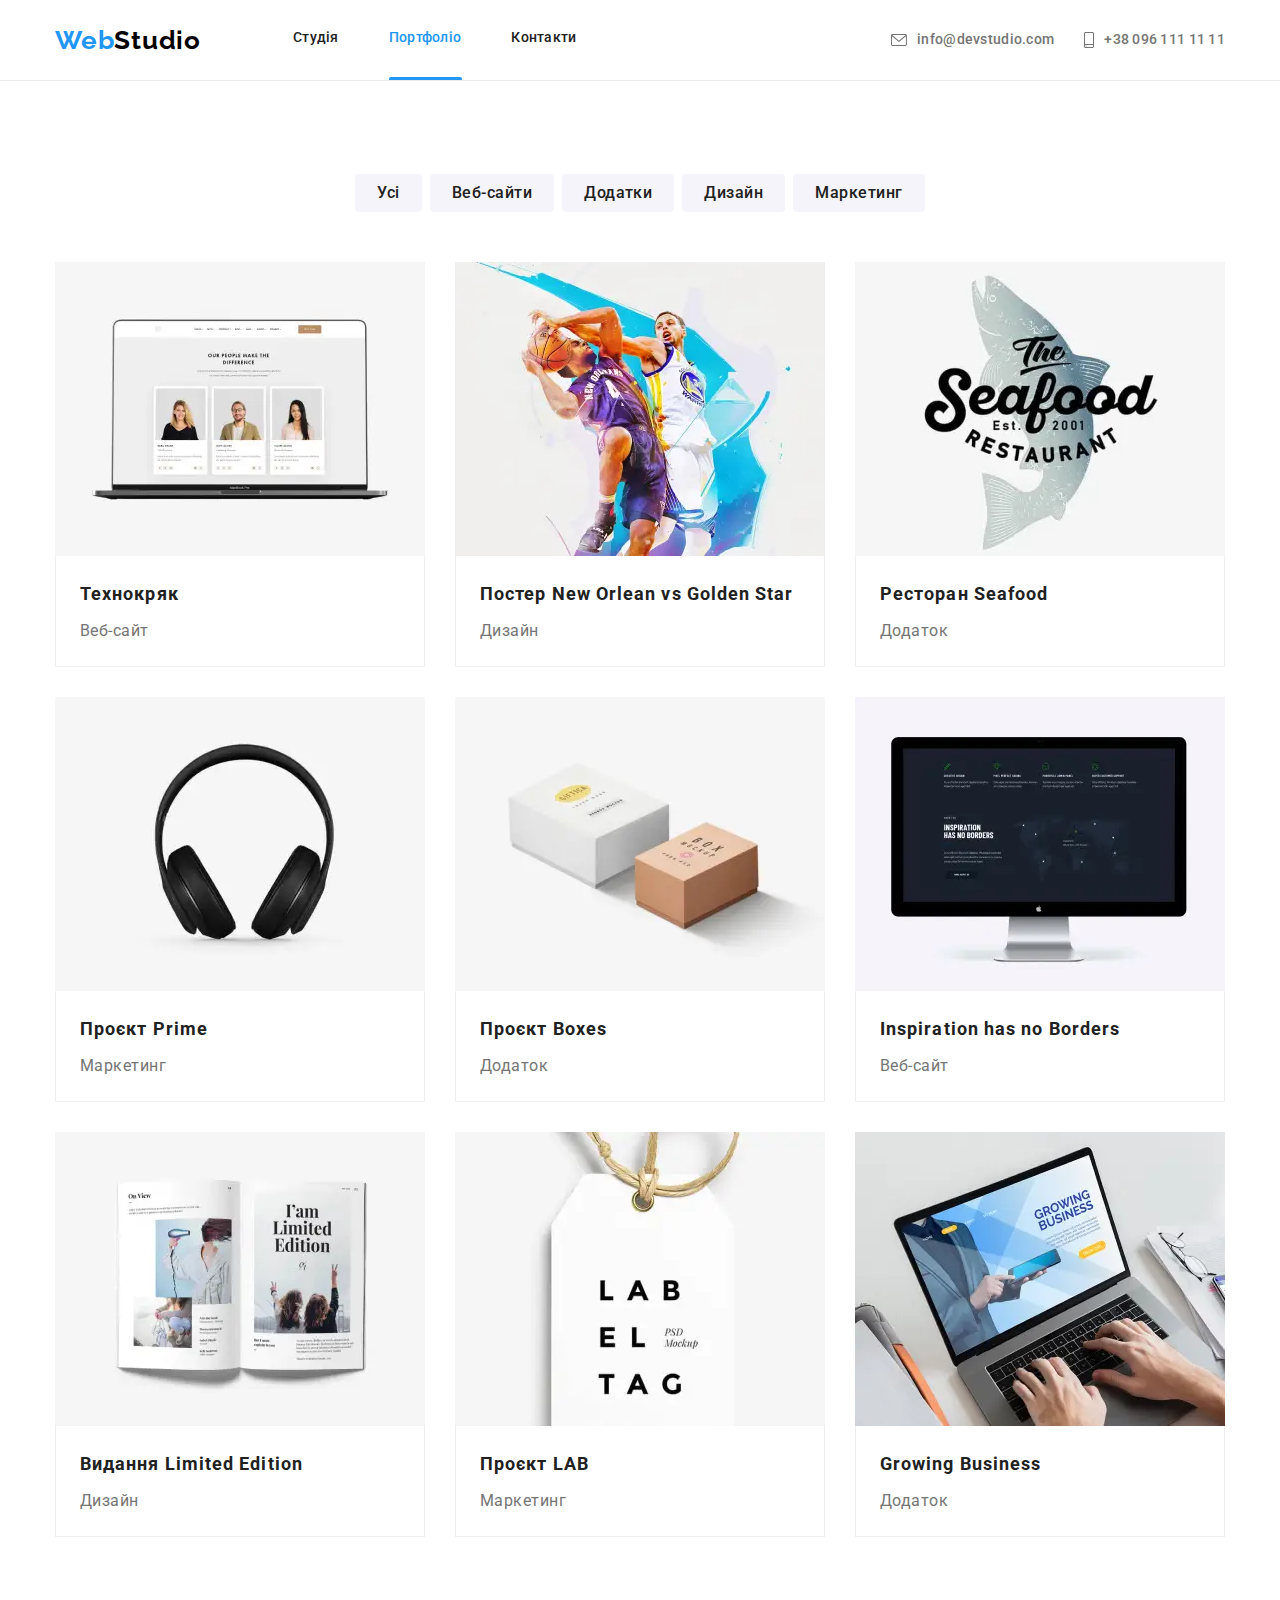
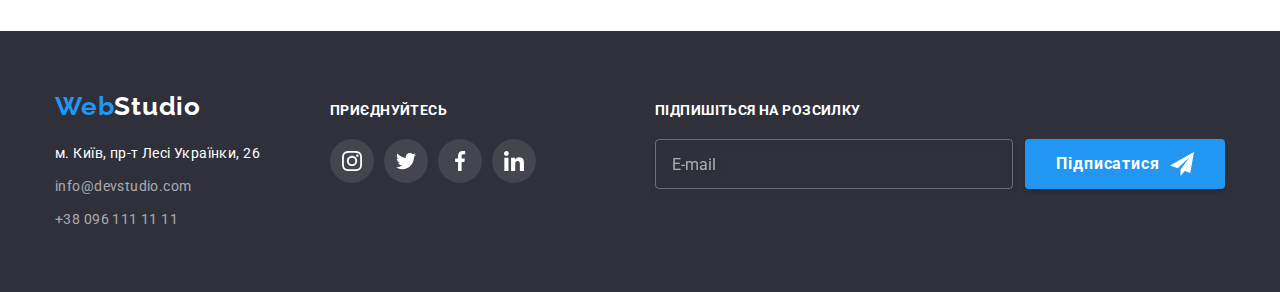
<file: portfolio.html>
<!DOCTYPE html>
<html lang="uk">

<head>
    <meta charset="UTF-8">
    <meta name="viewport" content="width=device-width, initial-scale=1.0">
    <link rel="preconnect" href="https://fonts.googleapis.com">
    <link rel="preconnect" href="https://fonts.gstatic.com" crossorigin>
    <link
        href="https://fonts.googleapis.com/css2?family=Raleway:wght@700&family=Roboto:wght@400;500;700;900&display=swap"
        rel="stylesheet">
    <link rel="stylesheet"
        href="https://cdnjs.cloudflare.com/ajax/libs/modern-normalize/1.1.0/modern-normalize.min.css">
    <link rel="stylesheet" href="./css/main.min.css">
    <title>Студія</title>
</head>

<body>
    <header class="header">
        <div class="container">
            <nav class="header-nav">
                <a class="my-logo" href="./index.html"><span class="my-logo--blue">Web</span>Studio</a>
                <button class="header-nav__button 
                js-open-menu" aria-expanded="false" type="button">
                    <svg class="header-nav__svg" width="40" height="40" aria-label="Мобільне меню">
                        <use class="menu__icon" href="./img/icons.svg#icon-menu"></use>
                        <use class="cross__icon" href="./img/icons.svg#icon-close-menu"></use>
                    </svg>
                </button>
                <div class="drop-menu js-menu-container">
                    <ul class="main-nav__list">
                        <li class="main-nav__item"><a class="main-nav__title " href="./">Студія</a>
                        </li>
                        <li class="main-nav__item"><a class="main-nav__title main-nav__title--current"
                                href="./portfolio.html">Портфоліо</a></li>
                        <li class="main-nav__item"><a class="main-nav__title" href="#">Контакти</a></li>
                    </ul>
                    <ul class="contacts-list">
                        <li class="contacts-list__item"><a class="phone" href="tel:+380961111111"><svg width="10"
                                    height="16" class="phone__icon">
                                    <use href="./img/icons.svg#icon-smartphone"></use>
                                </svg>+38 096 111 11
                                11</a>
                        </li>
                        <li class="contacts-list__item"><a class="email" href="mailto:info@devstudio.com">
                                <svg width="16" height="12" class="email__icon">
                                    <use href="./img/icons.svg#icon-envelope"></use>
                                </svg>info@devstudio.com</a></li>
                    </ul>
                    <ul class="main-social-list">
                        <li class="main-social-list__item">
                            <a href="#" class="main-social__link">Instagram</a>
                        </li>
                        <li class="main-social-list__item">
                            <a href="#" class="main-social__link">Twitter</a>
                        </li>
                        <li class="main-social-list__item">
                            <a href="#" class="main-social__link">Facebook</a>
                        </li>
                        <li class="main-social-list__item">
                            <a href="#" class="main-social__link">LinkedIn</a>
                        </li>
                    </ul>
                </div>
            </nav>
        </div>
    </header>
    <main>
        <section class="section examples-work">
            <div class="container">
                <div class="navigation">
                    <ul class="navigation-list">
                        <li class="navigation__item"><button type="button" href="#"
                                class="navigation__button">Усі</button>
                        </li>
                        <li class="navigation__item"><button type="button" href="#"
                                class="navigation__button">Веб-сайти</button></li>
                        <li class="navigation__item"><button type="button" href="#"
                                class="navigation__button">Додатки</button></li>
                        <li class="navigation__item"><button type="button" href="#"
                                class="navigation__button">Дизайн</button></li>
                        <li class="navigation__item"><button type="button" href="#"
                                class="navigation__button">Маркетинг</button></li>
                    </ul>
                </div>
                <div class="examples-work">
                    <h1 class="visually-hidden">Портфоліо</h1>
                    <ul class="examples-list">
                        <li class="example-item">
                            <a href="#" class="example-item__link">
                                <div class="example-item__link-modal">
                                    <picture>
                                        <source
                                            srcset="./img/portfolio/tekryak_1x_370w.webp 1x, ./img/portfolio/tekryak_2x_370w.webp 2x, ./img/portfolio/tekryak_3x_370w.webp 3x"
                                            type="image/webp" media="(min-width: 768px)">
                                        <source
                                            srcset="./img/portfolio/tekryak_1x_370w.jpg 1x, ./img/portfolio/tekryak_2x_370w.jpg 2x, ./img/portfolio/tekryak_3x_370w.jpg 3x"
                                            type="image/jpg" media="(min-width: 768px)">
                                        <source
                                            srcset="./img/portfolio/tekryak_1x_450w.webp 1x, ./img/portfolio/tekryak_2x_450w.webp 2x, ./img/portfolio/tekryak_3x_450w.webp 3x"
                                            type="image/webp">
                                        <source
                                            srcset="./img/portfolio/tekryak_1x_450w.jpg 1x, ./img/portfolio/tekryak_2x_450w.jpg 2x, ./img/portfolio/tekryak_3x_450w.jpg 3x"
                                            type="image/jpg">
                                        <img class="team-list__img" src="./img/portfolio/tekryak_1x_450w.jpg"
                                            width="450" alt="вебсайт технокряк">
                                    </picture>
                                    <div class="hover-modal__item">
                                        <p class="hover-modal__text">Ресурс пропонує комплексні пропозиції з
                                            різним рівнем
                                            функціоналу та сервісів. Все це дозволить відвідувачу отримати вичерпні
                                            відомості про компанію чи приватну особу.
                                        </p>
                                    </div>
                                </div>
                                <div class="example-item__body">
                                    <h2 class="example-item__title">Технокряк</h2>
                                    <p class="example-item__description">Веб-сайт</p>
                                </div>
                            </a>
                        </li>
                        <li class="example-item">
                            <a href="#" class="example-item__link">
                                <div class="example-item__link-modal">
                                    <picture>
                                        <source
                                            srcset="./img/portfolio/new_orlean_vs_golden_star_1x_370w.webp 1x, ./img/portfolio/new_orlean_vs_golden_star_2x_370w.webp 2x, ./img/portfolio/new_orlean_vs_golden_star_3x_370w.webp 3x"
                                            type="image/webp" media="(min-width: 768px)">
                                        <source
                                            srcset="./img/portfolio/new_orlean_vs_golden_star_1x_370w.jpg 1x, ./img/portfolio/new_orlean_vs_golden_star_2x_370w.jpg 2x, ./img/portfolio/new_orlean_vs_golden_star_3x_370w.jpg 3x"
                                            type="image/jpg" media="(min-width: 768px)">
                                        <source
                                            srcset="./img/portfolio/new_orlean_vs_golden_star_1x_450w.webp 1x, ./img/portfolio/new_orlean_vs_golden_star_2x_450w.webp 2x, ./img/portfolio/new_orlean_vs_golden_star_3x_450w.webp 3x"
                                            type="image/webp">
                                        <source
                                            srcset="./img/portfolio/new_orlean_vs_golden_star_1x_450w.jpg 1x, ./img/portfolio/new_orlean_vs_golden_star_2x_450w.jpg 2x, ./img/portfolio/new_orlean_vs_golden_star_3x_450w.jpg 3x"
                                            type="image/jpg">
                                        <img class="team-list__img"
                                            src="./img/portfolio/new_orlean_vs_golden_star_1x_450w.jpg" width="450"
                                            alt="постер баскетбольного матчу">
                                    </picture>
                                    <div class="hover-modal__item">
                                        <p class="hover-modal__text">Ресурс пропонує комплексні пропозиції з
                                            різним рівнем
                                            функціоналу та сервісів. Все це дозволить відвідувачу отримати вичерпні
                                            відомості про компанію чи приватну особу.
                                        </p>
                                    </div>
                                </div>
                                <div class="example-item__body">
                                    <h2 class="example-item__title">Постер New Orlean vs Golden Star</h2>
                                    <p class="example-item__description">Дизайн</p>
                                </div>
                            </a>
                        </li>
                        <li class="example-item">
                            <a href="#" class="example-item__link">
                                <div class="example-item__link-modal">
                                    <picture>
                                        <source srcset="./img/portfolio/seafood_restaurant_1x_370w.webp 1x,
                                            ./img/portfolio/seafood_restaurant_2x_370w.webp 2x,
                                            ./img/portfolio/seafood_restaurant_3x_370w.webp 3x" type="image/webp"
                                            media="(min-width: 768px)">
                                        <source srcset="./img/portfolio/seafood_restaurant_1x_370w.jpg 1x, 
                                            ./img/portfolio/seafood_restaurant_2x_370w.jpg 2x, 
                                            ./img/portfolio/seafood_restaurant_3x_370w.jpg 3x" type="image/jpg"
                                            media="(min-width: 768px)">
                                        <source srcset="./img/portfolio/seafood_restaurant_1x_450w.webp 1x, 
                                            ./img/portfolio/seafood_restaurant_2x_450w.webp 2x, 
                                            ./img/portfolio/seafood_restaurant_3x_450w.webp 3x" type="image/webp">
                                        <source srcset="./img/portfolio/seafood_restaurant_1x_450w.jpg 1x, 
                                            ./img/portfolio/seafood_restaurant_2x_450w.jpg 2x, 
                                            ./img/portfolio/seafood_restaurant_3x_450w.jpg 3x" type="image/jpg">
                                        <img class="team-list__img" src="./img/portfolio/seafood_restaurant_1x_450w.jpg"
                                            width="450" alt="лого рестарану морської їжі">
                                    </picture>
                                    <div class="hover-modal__item ">
                                        <p class="hover-modal__text">Ресурс пропонує комплексні пропозиції з
                                            різним рівнем
                                            функціоналу та сервісів. Все це дозволить відвідувачу отримати вичерпні
                                            відомості про компанію чи приватну особу.
                                        </p>
                                    </div>
                                </div>
                                <div class="example-item__body">
                                    <h2 class="example-item__title">Ресторан Seafood</h2>
                                    <p class="example-item__description">Додаток</p>
                                </div>
                            </a>
                        </li>
                        <li class="example-item">
                            <a href="#" class="example-item__link">
                                <div class="example-item__link-modal">
                                    <picture>
                                        <source srcset="./img/portfolio/prime_proft_1x_370w.webp 1x,
                                            ./img/portfolio/prime_proft_2x_370w.webp 2x,
                                            ./img/portfolio/prime_proft_3x_370w.webp 3x" type="image/webp"
                                            media="(min-width: 768px)">
                                        <source srcset="./img/portfolio/prime_proft_1x_370w.jpg 1x, 
                                            ./img/portfolio/prime_proft_2x_370w.jpg 2x, 
                                            ./img/portfolio/prime_proft_3x_370w.jpg 3x" type="image/jpg"
                                            media="(min-width: 768px)">
                                        <source srcset="./img/portfolio/prime_proft_1x_450w.webp 1x, 
                                            ./img/portfolio/prime_proft_2x_450w.webp 2x, 
                                            ./img/portfolio/prime_proft_3x_450w.webp 3x" type="image/webp">
                                        <source srcset="./img/portfolio/prime_proft_1x_450w.jpg 1x, 
                                            ./img/portfolio/prime_proft_2x_450w.jpg 2x, 
                                            ./img/portfolio/prime_proft_3x_450w.jpg 3x" type="image/jpg">
                                        <img class="team-list__img" src="./img/portfolio/prime_proft_1x_450w.jpg"
                                            width="450" alt="навушники">
                                    </picture>
                                    <div class="hover-modal__item ">
                                        <p class="hover-modal__text">Ресурс пропонує комплексні пропозиції з
                                            різним рівнем
                                            функціоналу та сервісів. Все це дозволить відвідувачу отримати вичерпні
                                            відомості про компанію чи приватну особу.
                                        </p>
                                    </div>
                                </div>
                                <div class="example-item__body">
                                    <h2 class="example-item__title">Проєкт Prime</h2>
                                    <p class="example-item__description">Маркетинг</p>
                                </div>
                            </a>
                        </li>
                        <li class="example-item">
                            <a href="#" class="example-item__link">
                                <div class="example-item__link-modal">
                                    <picture>
                                        <source srcset="./img/portfolio/boxes_project_1x_370w.webp 1x,
                                            ./img/portfolio/boxes_project_2x_370w.webp 2x,
                                            ./img/portfolio/boxes_project_3x_370w.webp 3x" type="image/webp"
                                            media="(min-width: 768px)">
                                        <source srcset="./img/portfolio/boxes_project_1x_370w.jpg 1x, 
                                            ./img/portfolio/boxes_project_2x_370w.jpg 2x, 
                                            ./img/portfolio/boxes_project_3x_370w.jpg 3x" type="image/jpg"
                                            media="(min-width: 768px)">
                                        <source srcset="./img/portfolio/boxes_project_1x_450w.webp 1x, 
                                            ./img/portfolio/boxes_project_2x_450w.webp 2x, 
                                            ./img/portfolio/boxes_project_3x_450w.webp 3x" type="image/webp">
                                        <source srcset="./img/portfolio/boxes_project_1x_450w.jpg 1x, 
                                            ./img/portfolio/boxes_project_2x_450w.jpg 2x, 
                                            ./img/portfolio/boxes_project_3x_450w.jpg 3x" type="image/jpg">
                                        <img class="team-list__img" src="./img/portfolio/boxes_project_1x_450w.jpg"
                                            width="450" alt="2 коробки">
                                    </picture>
                                    <div class="hover-modal__item ">
                                        <p class="hover-modal__text">Ресурс пропонує комплексні пропозиції з
                                            різним рівнем
                                            функціоналу та сервісів. Все це дозволить відвідувачу отримати вичерпні
                                            відомості про компанію чи приватну особу.
                                        </p>
                                    </div>
                                </div>
                                <div class="example-item__body">
                                    <h2 class="example-item__title">Проєкт Boxes</h2>
                                    <p class="example-item__description">Додаток</p>
                                </div>
                            </a>
                        </li>
                        <li class="example-item">
                            <a href="#" class="example-item__link">
                                <div class="example-item__link-modal">
                                    <picture>
                                        <source srcset="./img/portfolio/inspiration_gus_no_borders_1x_370w.webp 1x,
                                            ./img/portfolio/inspiration_gus_no_borders_2x_370w.webp 2x,
                                            ./img/portfolio/inspiration_gus_no_borders_3x_370w.webp 3x"
                                            type="image/webp" media="(min-width: 768px)">
                                        <source srcset="./img/portfolio/inspiration_gus_no_borders_1x_370w.jpg 1x, 
                                            ./img/portfolio/inspiration_gus_no_borders_2x_370w.jpg 2x, 
                                            ./img/portfolio/inspiration_gus_no_borders_3x_370w.jpg 3x" type="image/jpg"
                                            media="(min-width: 768px)">
                                        <source srcset="./img/portfolio/inspiration_gus_no_borders_1x_450w.webp 1x, 
                                            ./img/portfolio/inspiration_gus_no_borders_2x_450w.webp 2x, 
                                            ./img/portfolio/inspiration_gus_no_borders_3x_450w.webp 3x"
                                            type="image/webp">
                                        <source srcset="./img/portfolio/inspiration_gus_no_borders_1x_450w.jpg 1x, 
                                            ./img/portfolio/inspiration_gus_no_borders_2x_450w.jpg 2x, 
                                            ./img/portfolio/inspiration_gus_no_borders_3x_450w.jpg 3x"
                                            type="image/jpg">
                                        <img class="team-list__img"
                                            src="./img/portfolio/inspiration_gus_no_borders_1x_450w.jpg" width="450"
                                            alt="вебсайт">
                                    </picture>
                                    <div class="hover-modal__item ">
                                        <p class="hover-modal__text">Ресурс пропонує комплексні пропозиції з
                                            різним рівнем
                                            функціоналу та сервісів. Все це дозволить відвідувачу отримати вичерпні
                                            відомості про компанію чи приватну особу.
                                        </p>
                                    </div>
                                </div>
                                <div class="example-item__body">
                                    <h2 class="example-item__title">Inspiration has no Borders</h2>
                                    <p class="example-item__description">Веб-сайт</p>
                                </div>
                            </a>
                        </li>
                        <li class="example-item">
                            <a href="#" class="example-item__link">
                                <div class="example-item__link-modal">
                                    <picture>
                                        <source srcset="./img/portfolio/edition_of_limited_edition_1x_370w.webp 1x,
                                            ./img/portfolio/edition_of_limited_edition_2x_370w.webp 2x,
                                            ./img/portfolio/edition_of_limited_edition_3x_370w.webp 3x"
                                            type="image/webp" media="(min-width: 768px)">
                                        <source srcset="./img/portfolio/edition_of_limited_edition_1x_370w.jpg 1x, 
                                            ./img/portfolio/edition_of_limited_edition_2x_370w.jpg 2x, 
                                            ./img/portfolio/edition_of_limited_edition_3x_370w.jpg 3x" type="image/jpg"
                                            media="(min-width: 768px)">
                                        <source srcset="./img/portfolio/edition_of_limited_edition_1x_450w.webp 1x, 
                                            ./img/portfolio/edition_of_limited_edition_2x_450w.webp 2x, 
                                            ./img/portfolio/edition_of_limited_edition_3x_450w.webp 3x"
                                            type="image/webp">
                                        <source srcset="./img/portfolio/edition_of_limited_edition_1x_450w.jpg 1x, 
                                            ./img/portfolio/edition_of_limited_edition_2x_450w.jpg 2x, 
                                            ./img/portfolio/edition_of_limited_edition_3x_450w.jpg 3x"
                                            type="image/jpg">
                                        <img class="team-list__img"
                                            src="./img/portfolio/edition_of_limited_edition_1x_450w.jpg" width="450"
                                            alt="книга">
                                    </picture>
                                    <div class="hover-modal__item ">
                                        <p class="hover-modal__text">Ресурс пропонує комплексні пропозиції з
                                            різним рівнем
                                            функціоналу та сервісів. Все це дозволить відвідувачу отримати вичерпні
                                            відомості про компанію чи приватну особу.
                                        </p>
                                    </div>
                                </div>
                                <div class="example-item__body">
                                    <h2 class="example-item__title">Видання Limited Edition</h2>
                                    <p class="example-item__description">Дизайн</p>
                                </div>
                            </a>
                        </li>
                        <li class="example-item">
                            <a href="#" class="example-item__link">
                                <div class="example-item__link-modal">
                                    <picture>
                                        <source srcset="./img/portfolio/project_lab_1x_370w.webp 1x,
                                            ./img/portfolio/project_lab_2x_370w.webp 2x,
                                            ./img/portfolio/project_lab_3x_370w.webp 3x" type="image/webp"
                                            media="(min-width: 768px)">
                                        <source srcset="./img/portfolio/project_lab_1x_370w.jpg 1x, 
                                            ./img/portfolio/project_lab_2x_370w.jpg 2x, 
                                            ./img/portfolio/project_lab_3x_370w.jpg 3x" type="image/jpg"
                                            media="(min-width: 768px)">
                                        <source srcset="./img/portfolio/project_lab_1x_450w.webp 1x, 
                                            ./img/portfolio/project_lab_2x_450w.webp 2x, 
                                            ./img/portfolio/project_lab_3x_450w.webp 3x" type="image/webp">
                                        <source srcset="./img/portfolio/project_lab_1x_450w.jpg 1x, 
                                            ./img/portfolio/project_lab_2x_450w.jpg 2x, 
                                            ./img/portfolio/project_lab_3x_450w.jpg 3x" type="image/jpg">
                                        <img class="team-list__img" src="./img/portfolio/project_lab_1x_450w.jpg"
                                            width="450" alt="бірка">
                                    </picture>
                                    <div class="hover-modal__item ">
                                        <p class="hover-modal__text">Ресурс пропонує комплексні пропозиції з
                                            різним рівнем
                                            функціоналу та сервісів. Все це дозволить відвідувачу отримати вичерпні
                                            відомості про компанію чи приватну особу.
                                        </p>
                                    </div>
                                </div>
                                <div class="example-item__body">
                                    <h2 class="example-item__title">Проєкт LAB</h2>
                                    <p class="example-item__description">Маркетинг</p>
                                </div>
                            </a>
                        </li>
                        <li class="example-item">
                            <a href="#" class="example-item__link">
                                <div class="example-item__link-modal">
                                    <picture>
                                        <source srcset="./img/portfolio/growing_business_1x_370w.webp 1x,
                                            ./img/portfolio/growing_business_2x_370w.webp 2x,
                                            ./img/portfolio/growing_business_3x_370w.webp 3x" type="image/webp"
                                            media="(min-width: 768px)">
                                        <source srcset="./img/portfolio/growing_business_1x_370w.jpg 1x, 
                                            ./img/portfolio/growing_business_2x_370w.jpg 2x, 
                                            ./img/portfolio/growing_business_3x_370w.jpg 3x" type="image/jpg"
                                            media="(min-width: 768px)">
                                        <source srcset="./img/portfolio/growing_business_1x_450w.webp 1x, 
                                            ./img/portfolio/growing_business_2x_450w.webp 2x, 
                                            ./img/portfolio/growing_business_3x_450w.webp 3x" type="image/webp">
                                        <source srcset="./img/portfolio/growing_business_1x_450w.jpg 1x, 
                                            ./img/portfolio/growing_business_2x_450w.jpg 2x, 
                                            ./img/portfolio/growing_business_3x_450w.jpg 3x" type="image/jpg">
                                        <img class="team-list__img" src="./img/portfolio/growing_business_1x_450w.jpg"
                                            width="450" alt="робота за лептопом">
                                    </picture>
                                    <div class="hover-modal__item ">
                                        <p class="hover-modal__text">Ресурс пропонує комплексні пропозиції з
                                            різним рівнем
                                            функціоналу та сервісів. Все це дозволить відвідувачу отримати вичерпні
                                            відомості про компанію чи приватну особу.
                                        </p>
                                    </div>
                                </div>
                                <div class="example-item__body">
                                    <h2 class="example-item__title">Growing Business</h2>
                                    <p class="example-item__description">Додаток</p>
                                </div>
                            </a>
                        </li>
                    </ul>
                </div>
            </div>
        </section>
    </main>
    <footer class="footer">
        <div class="container">
            <div class="footer__row">
                <div class="address__column">
                    <a href="./" class="my-logo"><span class="my-logo--blue">Web</span><span
                            class="my-logo--white">Studio</span></a>
                    <address class="address__body">
                        <ul class="address__list">
                            <li class="address__item"><a href="https://goo.gl/maps/1QhM3WFyMhCo5uu47" target="_blank"
                                    class="map">м. Київ, пр-т Лесі Українки, 26</a></li>
                            <li class="address__item"><a class="email"
                                    href="mailto:info@devstudio.com">info@devstudio.com</a></li>
                            <li class="address__item"><a href="tel:+380961111111" class="phone">+38 096 111 11
                                    11</a></li>
                        </ul>
                    </address>
                </div>
                <div class="social__column">
                    <p class="social__column-text">приєднуйтесь</p>
                    <ul class="social-list">
                        <li class="social-list__item"><a class="social-list__link" aria-label="Інстаграм" href="#"
                                target="_blank"><svg width="20" height="20" class="social-list__icon">
                                    <use href="./img/icons.svg#icon-instagram"></use>
                                </svg></a></li>
                        <li class="social-list__item"><a class="social-list__link" aria-label="Твітер" href="#"
                                target="_blank"><svg width="20" height="20" class="social-list__icon">
                                    <use href="./img/icons.svg#icon-twitter"></use>
                                </svg></a></li>
                        <li class="social-list__item"><a class="social-list__link" aria-label="Фейсбук" href="#"
                                target="_blank"><svg width="20" height="20" class="social-list__icon">
                                    <use href="./img/icons.svg#icon-facebook"></use>
                                </svg></a></li>
                        <li class="social-list__item"><a class="social-list__link" aria-label="Лінкедін" href="#"
                                target="_blank"><svg width="20" height="20" class="social-list__icon">
                                    <use href="./img/icons.svg#icon-linkedin"></use>
                                </svg></a></li>
                    </ul>
                </div>
                <div class="mail-push">
                    <form class="mail-push__form" action="#">
                        <label class="mail-push__lable" for="e-mail-push">Підпишіться на розсилку</label>
                        <div class="mail-push__row">
                            <input class="mail-push__input" type="email" name="E-mail-subscribe" id="e-mail-push"
                                placeholder="E-mail">
                            <button class="mail-push__button" type="submit">Підписатися <svg class="mail-push__icon"
                                    width="24" height="24">
                                    <use href="./img/icons.svg#icon-send"></use>
                                </svg> </button>
                        </div>
                    </form>
                </div>
            </div>
        </div>
    </footer>
    <script src="./js/modal.js">
    </script>
    <script src="./js/mob-menu.js"></script>
</body>

</html>
</file>
<file: css/main.min.css>
:root{--primary-gap: 30px}*:focus{outline:2px solid #2196f3}ul{padding:0}li{list-style:none}a,a:visited,a:hover{text-decoration:none}a{color:#757575}button{cursor:pointer;border:none}body{scroll-behavior: smooth; padding-top:60px;font-family:"Roboto",sans-serif;font-weight:400;font-size:14px;color:#757575;background:#fff}@media screen and (min-width: 768px){body{padding-top:80px}}body.modal-open{overflow:hidden}button,ul,p,h1,h2,h3,h4,h5{letter-spacing:.03em;margin:0}a{letter-spacing:.03em}img{display:block;max-width:100%;height:auto}.visually-hidden,.feedback-form__checkbox{position:absolute;white-space:nowrap;width:1px;height:1px;overflow:hidden;border:0;padding:0;clip:rect(0 0 0 0);-webkit-clip-path:inset(50%);clip-path:inset(50%);margin:-1px}.button,.mail-push__button,.feedback-form__button,.hi-banner__button{min-width:200px;height:50px;padding:10px 28px;background-color:#2196f3;color:#fff;font-weight:700;font-size:16px;line-height:1.88;letter-spacing:.06em;-webkit-box-shadow:0px 4px 4px rgba(0,0,0,.15);box-shadow:0px 4px 4px rgba(0,0,0,.15);border-radius:4px;-webkit-transition:background-color 250ms cubic-bezier(0.4, 0, 0.2, 1);transition:background-color 250ms cubic-bezier(0.4, 0, 0.2, 1)}.button:hover,.mail-push__button:hover,.feedback-form__button:hover,.hi-banner__button:hover,.button:focus,.mail-push__button:focus,.feedback-form__button:focus,.hi-banner__button:focus{background-color:#188ce8}.container{max-width:480px;padding:0 15px;margin:0 auto}@media screen and (min-width: 768px){.container{max-width:768px}}@media screen and (min-width: 1200px){.container{max-width:1200px}}.title{margin-bottom:30px;text-align:center;font-weight:700;font-size:28px;line-height:1.17;color:#212121}@media screen and (min-width: 1200px){.title{font-size:36px;margin-bottom:50px}}.header{position:fixed;left:0;top:0;width:100%;border-bottom:1px solid #ececec;background-color:#fff;z-index:100}.header .container{position:relative;max-width:768px}@media screen and (min-width: 1200px){.header .container{max-width:1200px}}.my-logo{display:inline-block;font-family:"Raleway";font-weight:700;font-size:26px;line-height:1.19;color:#000;letter-spacing:.03em}.my-logo--blue{color:#2196f3}.header-nav{display:-webkit-box;display:-ms-flexbox;display:flex;-webkit-box-align:center;-ms-flex-align:center;align-items:center;height:60px;width:100%;z-index:101}@media screen and (min-width: 768px){.header-nav{height:80px}}.header-nav .my-logo{margin-right:auto}@media screen and (min-width: 768px){.header-nav .my-logo{margin-right:87px}}@media screen and (min-width: 1200px){.header-nav .my-logo{margin-right:92px}}.header-nav__button{padding:0;display:-webkit-box;display:-ms-flexbox;display:flex;-webkit-box-align:center;-ms-flex-align:center;align-items:center;-webkit-box-pack:center;-ms-flex-pack:center;justify-content:center;background-color:rgba(0,0,0,0);color:#000}.header-nav__button:hover,.header-nav__button:focus{color:#2196f3}.header-nav__button .menu__icon{-webkit-transform:scaleY(1);transform:scaleY(1)}.header-nav__button .cross__icon{-webkit-transform:scaleY(0);transform:scaleY(0)}.header-nav__button.js-close-menu .cross__icon{-webkit-transform:scaleY(1);transform:scaleY(1)}.header-nav__button.js-close-menu .menu__icon{-webkit-transform:scaleY(0);transform:scaleY(0)}@media screen and (min-width: 768px){.header-nav__button{display:none}}.menu__icon,.cross__icon{width:40px;height:40px;fill:currentColor;-webkit-transition:-webkit-transform 500ms cubic-bezier(0.4, 0, 0.2, 1);transition:-webkit-transform 500ms cubic-bezier(0.4, 0, 0.2, 1);transition:transform 500ms cubic-bezier(0.4, 0, 0.2, 1);transition:transform 500ms cubic-bezier(0.4, 0, 0.2, 1), -webkit-transform 500ms cubic-bezier(0.4, 0, 0.2, 1)}.drop-menu{-webkit-box-flex:1;-ms-flex-positive:1;flex-grow:1;display:-webkit-box;display:-ms-flexbox;display:flex;-webkit-box-orient:vertical;-webkit-box-direction:normal;-ms-flex-direction:column;flex-direction:column;position:fixed;top:61px;width:100vw;height:100vh;left:0;z-index:101;padding:0 15px;padding-bottom:48px;background-color:#fff;pointer-events:none;overflow:auto;-webkit-transform:translateY(100%);transform:translateY(100%);-webkit-transition:-webkit-transform 500ms cubic-bezier(0.4, 0, 0.2, 1);transition:-webkit-transform 500ms cubic-bezier(0.4, 0, 0.2, 1);transition:transform 500ms cubic-bezier(0.4, 0, 0.2, 1);transition:transform 500ms cubic-bezier(0.4, 0, 0.2, 1), -webkit-transform 500ms cubic-bezier(0.4, 0, 0.2, 1)}.drop-menu.is-open{-webkit-transform:translateY(0%);transform:translateY(0%);pointer-events:all}@media screen and (min-width: 768px){.drop-menu{-webkit-box-flex:0;-ms-flex-positive:0;flex-grow:0;-webkit-box-orient:horizontal;-webkit-box-direction:normal;-ms-flex-direction:row;flex-direction:row;-webkit-box-align:center;-ms-flex-align:center;align-items:center;position:static;padding:0;margin:0;height:80px;overflow:hidden;background-color:rgba(0,0,0,0);pointer-events:all;-webkit-transform:translateY(0%);transform:translateY(0%)}}@media screen and (min-width: 768px)and (min-width: 1200px){.drop-menu{height:80px}}.drop-menu .main-nav__list{-webkit-box-flex:1;-ms-flex-positive:1;flex-grow:1}@media screen and (min-width: 768px){.drop-menu .main-nav__list{-webkit-box-flex:0;-ms-flex-positive:0;flex-grow:0;display:-webkit-box;display:-ms-flexbox;display:flex;gap:50px;margin-right:auto}}.main-nav__item:not(:last-child){margin-bottom:5px}@media screen and (min-width: 768px){.main-nav__item{margin-bottom:0}}.main-nav__title{position:relative;display:block;padding:15px 0;font-weight:500;font-size:40px;line-height:1.75;text-align:center;letter-spacing:.02em;color:#212121;-webkit-transition:color 250ms cubic-bezier(0.4, 0, 0.2, 1);transition:color 250ms cubic-bezier(0.4, 0, 0.2, 1)}.main-nav__title:focus,.main-nav__title:hover{color:#2196f3}@media screen and (min-width: 768px){.main-nav__title{padding:32px 0;font-size:14px;line-height:1.14;text-align:left}.main-nav__title::after{content:"";position:absolute;top:100%;left:0;height:4px;width:101%;-webkit-transform:scaleX(0%);transform:scaleX(0%);-webkit-transform-origin:left;transform-origin:left;z-index:103;border-radius:2px;background-color:#2196f3;opacity:0;-webkit-transition:opacity 250ms cubic-bezier(0.4, 0, 0.2, 1),-webkit-transform 250ms cubic-bezier(0.4, 0, 0.2, 1);transition:opacity 250ms cubic-bezier(0.4, 0, 0.2, 1),-webkit-transform 250ms cubic-bezier(0.4, 0, 0.2, 1);transition:opacity 250ms cubic-bezier(0.4, 0, 0.2, 1),transform 250ms cubic-bezier(0.4, 0, 0.2, 1);transition:opacity 250ms cubic-bezier(0.4, 0, 0.2, 1),transform 250ms cubic-bezier(0.4, 0, 0.2, 1),-webkit-transform 250ms cubic-bezier(0.4, 0, 0.2, 1)}.main-nav__title:focus::after,.main-nav__title:hover::after{opacity:1;-webkit-transform:scaleX(100%);transform:scaleX(100%)}.main-nav__title.main-nav__title--current::after{opacity:1;-webkit-transform:scaleX(100%);transform:scaleX(100%);color:#2196f3}}.main-nav__title--current{color:#2196f3}.contacts-list{display:-webkit-box;display:-ms-flexbox;display:flex;-webkit-box-orient:vertical;-webkit-box-direction:normal;-ms-flex-direction:column;flex-direction:column;-webkit-box-align:center;-ms-flex-align:center;align-items:center;gap:32px;margin-bottom:64px}@media screen and (min-width: 768px){.contacts-list{-webkit-box-orient:vertical;-webkit-box-direction:reverse;-ms-flex-direction:column-reverse;flex-direction:column-reverse;-webkit-box-align:start;-ms-flex-align:start;align-items:flex-start;gap:10px;margin-bottom:0}}@media screen and (min-width: 1200px){.contacts-list{-webkit-box-orient:horizontal;-webkit-box-direction:reverse;-ms-flex-direction:row-reverse;flex-direction:row-reverse;-webkit-box-align:center;-ms-flex-align:center;align-items:center;gap:30px}}.contacts-list__item .email{padding-bottom:15px}.contacts-list__item .phone{padding-top:15px}@media screen and (min-width: 768px){.contacts-list__item .email{padding-top:20px;padding-bottom:0}.contacts-list__item .phone{padding-bottom:20px;padding-top:0}}@media screen and (min-width: 1200px){.contacts-list__item .email{padding:32px 0}.contacts-list__item .phone{padding:32px 0}}.email{font-weight:500;letter-spacing:.02em;font-size:24px;line-height:1.16;-webkit-transition:color 250ms cubic-bezier(0.4, 0, 0.2, 1);transition:color 250ms cubic-bezier(0.4, 0, 0.2, 1)}.email:focus,.email:hover{color:#2196f3}@media screen and (min-width: 768px){.email{display:-webkit-box;display:-ms-flexbox;display:flex;-webkit-box-align:center;-ms-flex-align:center;align-items:center;line-height:1.14;font-size:14px}}.email__icon{display:none}@media screen and (min-width: 768px){.email__icon{display:block;margin-right:8px;fill:currentColor}}@media screen and (min-width: 1200px){.email__icon{margin-right:10px}}.phone{display:-webkit-box;display:-ms-flexbox;display:flex;-webkit-box-align:center;-ms-flex-align:center;align-items:center;font-size:14px;line-height:1.14;font-weight:500;letter-spacing:.02em;-webkit-transition:color 250ms cubic-bezier(0.4, 0, 0.2, 1);transition:color 250ms cubic-bezier(0.4, 0, 0.2, 1)}.phone:focus,.phone:hover{color:#2196f3}@media screen and (min-width: 327px){.phone{font-size:34px}}@media screen and (min-width: 768px){.phone{display:-webkit-box;display:-ms-flexbox;display:flex;-webkit-box-align:center;-ms-flex-align:center;align-items:center;font-size:14px;line-height:1.14}}.phone__icon{display:none}@media screen and (min-width: 768px){.phone__icon{display:block;margin-right:8px;fill:currentColor}}@media screen and (min-width: 1200px){.phone__icon{margin-right:10px}}.main-social-list{display:-webkit-box;display:-ms-flexbox;display:flex;-ms-flex-wrap:wrap;flex-wrap:wrap;-webkit-box-align:center;-ms-flex-align:center;align-items:center;-webkit-box-pack:center;-ms-flex-pack:center;justify-content:center;gap:10px;margin-bottom:48px}@media screen and (min-width: 768px){.main-social-list{display:none}}.main-social-list__item:not(:last-child)::after{content:"";border-style:solid;border-color:rgba(33,33,33,.2);border-width:1px;-webkit-transform:rotate(90deg);transform:rotate(90deg);margin-left:10px}.main-social__link{font-weight:500;font-size:18px;line-height:1.22;letter-spacing:.02em;color:#2196f3;-webkit-transition:color 250ms cubic-bezier(0.4, 0, 0.2, 1);transition:color 250ms cubic-bezier(0.4, 0, 0.2, 1)}.main-social__link:hover,.main-social__link:focus{color:#757575}.section{padding:60px 0}@media screen and (min-width: 1200px){.section{padding:94px 0}}.hi-banner{padding:118px 0;margin:0 auto;max-width:1600px;background-position:50%;background-repeat:no-repeat;background-size:cover;background-color:#2f303a;background-image:-webkit-gradient(linear, left top, right top, from(rgba(47, 48, 58, 0.4)), to(rgba(47, 48, 58, 0.4))),url(../img/hi-banner__bg_1x_480w.jpg);background-image:linear-gradient(to right, rgba(47, 48, 58, 0.4), rgba(47, 48, 58, 0.4)),url(../img/hi-banner__bg_1x_480w.jpg);background-image:-webkit-gradient(linear, left top, right top, from(rgba(47, 48, 58, 0.4)), to(rgba(47, 48, 58, 0.4))),url(../img/hi-banner__bg_1x_480w.webp);background-image:linear-gradient(to right, rgba(47, 48, 58, 0.4), rgba(47, 48, 58, 0.4)),url(../img/hi-banner__bg_1x_480w.webp)}@media screen and (min-device-pixel-ratio: 2),(-webkit-min-device-pixel-ratio: 2),(min-resolution: 192dpi),(min-resolution: 2dppx){.hi-banner{background-image:-webkit-gradient(linear, left top, right top, from(rgba(47, 48, 58, 0.4)), to(rgba(47, 48, 58, 0.4))),url(../img/hi-banner__bg_2x_480w.jpg);background-image:linear-gradient(to right, rgba(47, 48, 58, 0.4), rgba(47, 48, 58, 0.4)),url(../img/hi-banner__bg_2x_480w.jpg);background-image:-webkit-gradient(linear, left top, right top, from(rgba(47, 48, 58, 0.4)), to(rgba(47, 48, 58, 0.4))),url(../img/hi-banner__bg_2x_480w.webp);background-image:linear-gradient(to right, rgba(47, 48, 58, 0.4), rgba(47, 48, 58, 0.4)),url(../img/hi-banner__bg_2x_480w.webp)}}@media screen and (min-device-pixel-ratio: 3),(-webkit-min-device-pixel-ratio: 3),(min-resolution: 288dpi),(min-resolution: 3dppx){.hi-banner{background-image:-webkit-gradient(linear, left top, right top, from(rgba(47, 48, 58, 0.4)), to(rgba(47, 48, 58, 0.4))),url(../img/hi-banner__bg_3x_480w.jpg);background-image:linear-gradient(to right, rgba(47, 48, 58, 0.4), rgba(47, 48, 58, 0.4)),url(../img/hi-banner__bg_3x_480w.jpg);background-image:-webkit-gradient(linear, left top, right top, from(rgba(47, 48, 58, 0.4)), to(rgba(47, 48, 58, 0.4))),url(../img/hi-banner__bg_3x_480w.webp);background-image:linear-gradient(to right, rgba(47, 48, 58, 0.4), rgba(47, 48, 58, 0.4)),url(../img/hi-banner__bg_3x_480w.webp)}}@media screen and (min-width: 480px){.hi-banner{background-image:-webkit-gradient(linear, left top, right top, from(rgba(47, 48, 58, 0.4)), to(rgba(47, 48, 58, 0.4))),url(../img/hi-banner__bg_1x_768w.jpg);background-image:linear-gradient(to right, rgba(47, 48, 58, 0.4), rgba(47, 48, 58, 0.4)),url(../img/hi-banner__bg_1x_768w.jpg);background-image:-webkit-gradient(linear, left top, right top, from(rgba(47, 48, 58, 0.4)), to(rgba(47, 48, 58, 0.4))),url(../img/hi-banner__bg_1x_768w.webp);background-image:linear-gradient(to right, rgba(47, 48, 58, 0.4), rgba(47, 48, 58, 0.4)),url(../img/hi-banner__bg_1x_768w.webp)}}@media screen and (min-width: 480px)and (min-device-pixel-ratio: 2),screen and (min-width: 480px)and (-webkit-min-device-pixel-ratio: 2),screen and (min-width: 480px)and (min-resolution: 192dpi),screen and (min-width: 480px)and (min-resolution: 2dppx){.hi-banner{background-image:-webkit-gradient(linear, left top, right top, from(rgba(47, 48, 58, 0.4)), to(rgba(47, 48, 58, 0.4))),url(../img/hi-banner__bg_2x_768w.jpg);background-image:linear-gradient(to right, rgba(47, 48, 58, 0.4), rgba(47, 48, 58, 0.4)),url(../img/hi-banner__bg_2x_768w.jpg);background-image:-webkit-gradient(linear, left top, right top, from(rgba(47, 48, 58, 0.4)), to(rgba(47, 48, 58, 0.4))),url(../img/hi-banner__bg_2x_768w.webp);background-image:linear-gradient(to right, rgba(47, 48, 58, 0.4), rgba(47, 48, 58, 0.4)),url(../img/hi-banner__bg_2x_768w.webp)}}@media screen and (min-width: 480px)and (min-device-pixel-ratio: 3),screen and (min-width: 480px)and (-webkit-min-device-pixel-ratio: 3),screen and (min-width: 480px)and (min-resolution: 288dpi),screen and (min-width: 480px)and (min-resolution: 3dppx){.hi-banner{background-image:-webkit-gradient(linear, left top, right top, from(rgba(47, 48, 58, 0.4)), to(rgba(47, 48, 58, 0.4))),url(../img/hi-banner__bg_3x_768w.jpg);background-image:linear-gradient(to right, rgba(47, 48, 58, 0.4), rgba(47, 48, 58, 0.4)),url(../img/hi-banner__bg_3x_768w.jpg);background-image:-webkit-gradient(linear, left top, right top, from(rgba(47, 48, 58, 0.4)), to(rgba(47, 48, 58, 0.4))),url(../img/hi-banner__bg_3x_768w.webp);background-image:linear-gradient(to right, rgba(47, 48, 58, 0.4), rgba(47, 48, 58, 0.4)),url(../img/hi-banner__bg_3x_768w.webp)}}@media screen and (min-width: 768px){.hi-banner{background-image:-webkit-gradient(linear, left top, right top, from(rgba(47, 48, 58, 0.4)), to(rgba(47, 48, 58, 0.4))),url(../img/hi-banner__bg_1x_1200w.jpg);background-image:linear-gradient(to right, rgba(47, 48, 58, 0.4), rgba(47, 48, 58, 0.4)),url(../img/hi-banner__bg_1x_1200w.jpg);background-image:-webkit-gradient(linear, left top, right top, from(rgba(47, 48, 58, 0.4)), to(rgba(47, 48, 58, 0.4))),url(../img/hi-banner__bg_1x_1200w.webp);background-image:linear-gradient(to right, rgba(47, 48, 58, 0.4), rgba(47, 48, 58, 0.4)),url(../img/hi-banner__bg_1x_1200w.webp)}}@media screen and (min-width: 768px)and (min-device-pixel-ratio: 2),screen and (min-width: 768px)and (-webkit-min-device-pixel-ratio: 2),screen and (min-width: 768px)and (min-resolution: 192dpi),screen and (min-width: 768px)and (min-resolution: 2dppx){.hi-banner{background-image:-webkit-gradient(linear, left top, right top, from(rgba(47, 48, 58, 0.4)), to(rgba(47, 48, 58, 0.4))),url(../img/hi-banner__bg_2x_1200w.jpg);background-image:linear-gradient(to right, rgba(47, 48, 58, 0.4), rgba(47, 48, 58, 0.4)),url(../img/hi-banner__bg_2x_1200w.jpg);background-image:-webkit-gradient(linear, left top, right top, from(rgba(47, 48, 58, 0.4)), to(rgba(47, 48, 58, 0.4))),url(../img/hi-banner__bg_2x_1200w.webp);background-image:linear-gradient(to right, rgba(47, 48, 58, 0.4), rgba(47, 48, 58, 0.4)),url(../img/hi-banner__bg_2x_1200w.webp)}}@media screen and (min-width: 768px)and (min-device-pixel-ratio: 3),screen and (min-width: 768px)and (-webkit-min-device-pixel-ratio: 3),screen and (min-width: 768px)and (min-resolution: 288dpi),screen and (min-width: 768px)and (min-resolution: 3dppx){.hi-banner{background-image:-webkit-gradient(linear, left top, right top, from(rgba(47, 48, 58, 0.4)), to(rgba(47, 48, 58, 0.4))),url(../img/hi-banner__bg_3x_1200w.jpg);background-image:linear-gradient(to right, rgba(47, 48, 58, 0.4), rgba(47, 48, 58, 0.4)),url(../img/hi-banner__bg_3x_1200w.jpg);background-image:-webkit-gradient(linear, left top, right top, from(rgba(47, 48, 58, 0.4)), to(rgba(47, 48, 58, 0.4))),url(../img/hi-banner__bg_3x_1200w.webp);background-image:linear-gradient(to right, rgba(47, 48, 58, 0.4), rgba(47, 48, 58, 0.4)),url(../img/hi-banner__bg_3x_1200w.webp)}}@media screen and (min-width: 768px)and (min-width: 1200px){.hi-banner{padding:200px 0}}.hi-banner__title{margin-bottom:30px;font-weight:900;text-align:center;font-size:26px;line-height:1.36;letter-spacing:.06em;text-transform:uppercase;color:#fff}@media screen and (min-width: 1200px){.hi-banner__title{font-size:44px}}.hi-banner__button{padding:10px 24px;display:block;margin:0 auto;text-align:center}.features__row{display:-webkit-box;display:-ms-flexbox;display:flex;-webkit-box-pack:center;-ms-flex-pack:center;justify-content:center;-ms-flex-wrap:wrap;flex-wrap:wrap;gap:var(--primary-gap);-webkit-box-orient:vertical;-webkit-box-direction:normal;-ms-flex-direction:column;flex-direction:column}@media screen and (min-width: 768px){.features__row{-webkit-box-orient:horizontal;-webkit-box-direction:normal;-ms-flex-direction:row;flex-direction:row}}@media screen and (min-width: 768px){.features__body{-ms-flex-preferred-size:calc((100% - 1*var(--primary-gap))/2);flex-basis:calc((100% - 1*var(--primary-gap))/2)}}@media screen and (min-width: 1200px){.features__body{-ms-flex-preferred-size:calc((100% - 3*var(--primary-gap))/4);flex-basis:calc((100% - 3*var(--primary-gap))/4)}}.features__bgc-img{display:-webkit-box;display:-ms-flexbox;display:flex;-webkit-box-pack:center;-ms-flex-pack:center;justify-content:center;-webkit-box-align:center;-ms-flex-align:center;align-items:center;background-color:#f5f4fa;height:120px;margin-bottom:30px}.features__title{margin:0 0 10px 0;font-size:inherit;font-weight:700;line-height:1.14;text-align:center;text-transform:uppercase;color:#212121}@media screen and (min-width: 768px){.features__title{text-align:left}}.features__text{line-height:1.71}.work-img{display:none}@media screen and (min-width: 1200px){.work-img{display:block;padding-top:0}}.work-img-list__row{display:-webkit-box;display:-ms-flexbox;display:flex;-webkit-box-pack:center;-ms-flex-pack:center;justify-content:center;-ms-flex-wrap:wrap;flex-wrap:wrap;gap:var(--primary-gap)}.work-img-list__item{-ms-flex-preferred-size:calc((100% - 2*var(--primary-gap))/3);flex-basis:calc((100% - 2*var(--primary-gap))/3)}.work-img-list__item-bg{position:relative}.item-bg__text{position:absolute;bottom:0;left:0;width:100%;height:70px;display:-webkit-box;display:-ms-flexbox;display:flex;-webkit-box-pack:center;-ms-flex-pack:center;justify-content:center;-webkit-box-align:center;-ms-flex-align:center;align-items:center;overflow:hidden;text-overflow:ellipsis;font-weight:700;line-height:1.14;text-align:center;text-transform:uppercase;color:#fff;background-color:rgba(47,48,58,.8)}.team{background-color:#f5f4fa}.team-list{display:-webkit-box;display:-ms-flexbox;display:flex;-webkit-box-pack:center;-ms-flex-pack:center;justify-content:center;-ms-flex-wrap:wrap;flex-wrap:wrap;gap:var(--primary-gap)}.team__item{background-color:#fff;-webkit-box-shadow:0px 1px 3px rgba(0,0,0,.12),0px 1px 1px rgba(0,0,0,.14),0px 2px 1px rgba(0,0,0,.2);box-shadow:0px 1px 3px rgba(0,0,0,.12),0px 1px 1px rgba(0,0,0,.14),0px 2px 1px rgba(0,0,0,.2);border-radius:0px 0px 4px 4px;-ms-flex-preferred-size:calc((100% - 0*var(--primary-gap))/1);flex-basis:calc((100% - 0*var(--primary-gap))/1)}@media screen and (min-width: 768px){.team__item{-ms-flex-preferred-size:calc((100% - 1*var(--primary-gap))/2);flex-basis:calc((100% - 1*var(--primary-gap))/2)}}@media screen and (min-width: 1200px){.team__item{-ms-flex-preferred-size:calc((100% - 3*var(--primary-gap))/4);flex-basis:calc((100% - 3*var(--primary-gap))/4)}}.team__body{padding:30px 10px;padding-bottom:24px}@media screen and (min-width: 1200px){.team__body{padding-bottom:30px}}.team__title{margin:0 0 10px 0;font-weight:500;font-size:16px;line-height:1.18;text-align:center;color:#212121}.team__job-title{font-size:16px;line-height:1.18;text-align:center;letter-spacing:.03em;margin-bottom:16px}.social-list{display:-webkit-box;display:-ms-flexbox;display:flex;gap:10px;-webkit-box-pack:center;-ms-flex-pack:center;justify-content:center}.social-list__link{display:-webkit-box;display:-ms-flexbox;display:flex;-webkit-box-pack:center;-ms-flex-pack:center;justify-content:center;-webkit-box-align:center;-ms-flex-align:center;align-items:center;height:44px;width:44px;color:#afb1b8;border-radius:50%;background-color:#fff;-webkit-transition:color 250ms cubic-bezier(0.4, 0, 0.2, 1),background-color 250ms cubic-bezier(0.4, 0, 0.2, 1);transition:color 250ms cubic-bezier(0.4, 0, 0.2, 1),background-color 250ms cubic-bezier(0.4, 0, 0.2, 1)}.social-list__link:hover,.social-list__link:focus{background-color:#2196f3;color:#fff}.social-list__icon{fill:currentColor}.brands-list{display:-webkit-box;display:-ms-flexbox;display:flex;gap:var(--primary-gap);-ms-flex-wrap:wrap;flex-wrap:wrap}.brands-list__item{-ms-flex-preferred-size:calc((100% - 1*var(--primary-gap))/2);flex-basis:calc((100% - 1*var(--primary-gap))/2)}@media screen and (min-width: 768px){.brands-list__item{-ms-flex-preferred-size:calc((100% - 2*var(--primary-gap))/3);flex-basis:calc((100% - 2*var(--primary-gap))/3)}}@media screen and (min-width: 1200px){.brands-list__item{-ms-flex-preferred-size:calc((100% - 5*var(--primary-gap))/6);flex-basis:calc((100% - 5*var(--primary-gap))/6)}}.brands-list__link{display:-webkit-box;display:-ms-flexbox;display:flex;-webkit-box-pack:center;-ms-flex-pack:center;justify-content:center;-webkit-box-align:center;-ms-flex-align:center;align-items:center;border:1px solid #afb1b8;border-radius:4px;color:#afb1b8;height:92px;-webkit-transition:color 250ms cubic-bezier(0.4, 0, 0.2, 1),border-color 250ms cubic-bezier(0.4, 0, 0.2, 1);transition:color 250ms cubic-bezier(0.4, 0, 0.2, 1),border-color 250ms cubic-bezier(0.4, 0, 0.2, 1)}.brands-list__link:hover,.brands-list__link:focus{color:#2196f3;border-color:#2196f3}.brands-list__logo{fill:currentColor}.modal{position:fixed;top:0;left:0;width:100vw;height:100vh;overflow:auto;-webkit-transform:scaleX(1);transform:scaleX(1);background-color:rgba(0,0,0,.2);z-index:101;-webkit-transition:opacity 250ms cubic-bezier(0.4, 0, 0.2, 1),-webkit-transform 250ms cubic-bezier(0.4, 0, 0.2, 1);transition:opacity 250ms cubic-bezier(0.4, 0, 0.2, 1),-webkit-transform 250ms cubic-bezier(0.4, 0, 0.2, 1);transition:opacity 250ms cubic-bezier(0.4, 0, 0.2, 1),transform 250ms cubic-bezier(0.4, 0, 0.2, 1);transition:opacity 250ms cubic-bezier(0.4, 0, 0.2, 1),transform 250ms cubic-bezier(0.4, 0, 0.2, 1),-webkit-transform 250ms cubic-bezier(0.4, 0, 0.2, 1)}.modal.is-hidden{opacity:0;pointer-events:none;-webkit-transform:scaleX(0);transform:scaleX(0)}@media screen and (min-width: 480px){.modal{padding-top:93px}}@media screen and (min-width: 768px){.modal{padding:0}}.modal-open{overflow:hidden}.modal__body{position:fixed;top:50%;left:50%;padding:40px;width:90%;-webkit-transform:translate(-50%, -20%);transform:translate(-50%, -20%);background:#fff;-webkit-box-shadow:0px 1px 3px rgba(0,0,0,.12),0px 1px 1px rgba(0,0,0,.14),0px 2px 1px rgba(0,0,0,.2);box-shadow:0px 1px 3px rgba(0,0,0,.12),0px 1px 1px rgba(0,0,0,.14),0px 2px 1px rgba(0,0,0,.2);border-radius:4px}@media screen and (min-height: 420px){.modal__body{-webkit-transform:translate(-50%, -30%);transform:translate(-50%, -30%)}}@media screen and (min-height: 500px){.modal__body{-webkit-transform:translate(-50%, -40%);transform:translate(-50%, -40%)}}@media screen and (min-height: 580px){.modal__body{-webkit-transform:translate(-50%, -50%);transform:translate(-50%, -50%)}}@media screen and (min-width: 480px){.modal__body{width:450px}}@media screen and (min-width: 1200px){.modal__body{width:528px}}.feedback-modal__icon-style{display:-webkit-box;display:-ms-flexbox;display:flex;-webkit-box-pack:center;-ms-flex-pack:center;justify-content:center;-webkit-box-align:center;-ms-flex-align:center;align-items:center}.close{position:absolute;top:8px;right:8px;display:-webkit-box;display:-ms-flexbox;display:flex;-webkit-box-pack:center;-ms-flex-pack:center;justify-content:center;-webkit-box-align:center;-ms-flex-align:center;align-items:center;height:30px;width:30px;padding:0;border:1px solid rgba(0,0,0,.1);border-radius:50%;color:#000;background-color:#fff;-webkit-transition:color 250ms cubic-bezier(0.4, 0, 0.2, 1);transition:color 250ms cubic-bezier(0.4, 0, 0.2, 1)}.close:focus,.close:hover{color:#2196f3}.close__icon{height:18px;width:18px;fill:currentColor}.modal__title{margin-bottom:30px;font-weight:700;font-size:20px;line-height:1.15;text-align:center;color:#212121}.feedback-form{display:-webkit-box;display:-ms-flexbox;display:flex;-webkit-box-orient:vertical;-webkit-box-direction:normal;-ms-flex-direction:column;flex-direction:column;-webkit-box-pack:center;-ms-flex-pack:center;justify-content:center;-webkit-box-align:center;-ms-flex-align:center;align-items:center}.feedback-form__row{display:-webkit-box;display:-ms-flexbox;display:flex;-webkit-box-orient:vertical;-webkit-box-direction:normal;-ms-flex-direction:column;flex-direction:column;-webkit-box-pack:center;-ms-flex-pack:center;justify-content:center;gap:28px;width:100%;margin-bottom:20px}.feedback-form__item{position:relative;color:#000;-webkit-transition:color 250ms cubic-bezier(0.4, 0, 0.2, 1);transition:color 250ms cubic-bezier(0.4, 0, 0.2, 1)}.feedback-form__lable-textarea,.feedback-form__lable{position:absolute;top:13px;left:42px;-webkit-transform:translate(0, 0);transform:translate(0, 0);color:#000;font-weight:400;font-size:12px;line-height:1.16;letter-spacing:.01em;-webkit-transition:color 250ms cubic-bezier(0.4, 0, 0.2, 1),-webkit-transform 250ms cubic-bezier(0.4, 0, 0.2, 1);transition:color 250ms cubic-bezier(0.4, 0, 0.2, 1),-webkit-transform 250ms cubic-bezier(0.4, 0, 0.2, 1);transition:color 250ms cubic-bezier(0.4, 0, 0.2, 1),transform 250ms cubic-bezier(0.4, 0, 0.2, 1);transition:color 250ms cubic-bezier(0.4, 0, 0.2, 1),transform 250ms cubic-bezier(0.4, 0, 0.2, 1),-webkit-transform 250ms cubic-bezier(0.4, 0, 0.2, 1)}.feedback-form__lable-textarea{left:16px}.feedback-form__textarea,.feedback-form__input{padding-top:12px;padding-bottom:12px;padding-right:12px;padding-left:42px;font-weight:400;font-size:12px;line-height:1.16;letter-spacing:.01em;border:1px solid rgba(33,33,33,.2);border-radius:4px;background-color:#fff;-webkit-transition:border 250ms cubic-bezier(0.4, 0, 0.2, 1),background-color 500ms cubic-bezier(0.4, 0, 0.2, 1);transition:border 250ms cubic-bezier(0.4, 0, 0.2, 1),background-color 500ms cubic-bezier(0.4, 0, 0.2, 1)}.feedback-form__textarea:focus,.feedback-form__input:focus{border:1px solid #2196f3;outline:none}.feedback-form__input{width:100%}.feedback-form__input:focus~.feedback-form__lable{-webkit-transform:translate(-42px, -29px);transform:translate(-42px, -29px)}.feedback-form__input:focus~.feedback-form__icon,.feedback-form__input:focus~.feedback-form__lable{color:#2196f3}.feedback-form__input:not(:-moz-placeholder-shown)~.feedback-form__lable{transform:translate(-42px, -29px)}.feedback-form__input:not(:-ms-input-placeholder)~.feedback-form__lable{transform:translate(-42px, -29px)}.feedback-form__input:not(:placeholder-shown)~.feedback-form__lable{-webkit-transform:translate(-42px, -29px);transform:translate(-42px, -29px)}.feedback-form__input:not(:-moz-placeholder-shown){background-color:#ecf8fa}.feedback-form__input:not(:-ms-input-placeholder){background-color:#ecf8fa}.feedback-form__input:not(:placeholder-shown){background-color:#ecf8fa}.feedback-form__input:not(:-moz-placeholder-shown)~.feedback-form__icon{color:#2196f3}.feedback-form__input:not(:-ms-input-placeholder)~.feedback-form__icon{color:#2196f3}.feedback-form__input:not(:placeholder-shown)~.feedback-form__icon{color:#2196f3}.feedback-form__textarea{width:100%;padding-left:16px;resize:none}.feedback-form__textarea:focus+.feedback-form__lable-textarea{color:#2196f3;-webkit-transform:translate(-16px, -30px);transform:translate(-16px, -30px)}.feedback-form__textarea:not(:-moz-placeholder-shown)+.feedback-form__lable-textarea{transform:translate(-16px, -30px);color:#2196f3}.feedback-form__textarea:not(:-ms-input-placeholder)+.feedback-form__lable-textarea{transform:translate(-16px, -30px);color:#2196f3}.feedback-form__textarea:not(:placeholder-shown)+.feedback-form__lable-textarea{-webkit-transform:translate(-16px, -30px);transform:translate(-16px, -30px);color:#2196f3}.feedback-form__textarea:not(:-moz-placeholder-shown){background-color:#ecf8fa}.feedback-form__textarea:not(:-ms-input-placeholder){background-color:#ecf8fa}.feedback-form__textarea:not(:placeholder-shown){background-color:#ecf8fa}.feedback-form__item-checkbox{position:relative;margin-bottom:30px}.checkbox-style{position:absolute;left:0;top:0;width:16px;height:15px;border-radius:2px;border:2px solid #000;-webkit-transition:border-color 250ms cubic-bezier(0.4, 0, 0.2, 1);transition:border-color 250ms cubic-bezier(0.4, 0, 0.2, 1)}.feedback-form__checkbox:checked+.checkbox-style{background-image:url(../img/icon-check.svg);background-repeat:no-repeat;background-position:50%;background-color:#2196f3;background-origin:border-box;border:2px solid #2196f3}.feedback-form__checkbox:focus+.checkbox-style,.feedback-form__checkbox:hover+.checkbox-style{border-color:#2196f3}.feedback-form__checkbox-link{text-decoration:underline;color:#2196f3}.feedback-form__lable-checkbox{font-size:12px;line-height:1.16;display:inline-block;padding-left:23px}.feedback-form__icon{position:absolute;left:12px;top:50%;-webkit-transform:translateY(-50%);transform:translateY(-50%);width:18px;height:18px;fill:currentColor;-webkit-transition:color 250ms cubic-bezier(0.4, 0, 0.2, 1);transition:color 250ms cubic-bezier(0.4, 0, 0.2, 1)}.navigation{margin-bottom:40px}@media screen and (min-width: 768px){.navigation{margin-bottom:30px}}@media screen and (min-width: 1200px){.navigation{margin-bottom:50px}}.navigation-list{display:-webkit-box;display:-ms-flexbox;display:flex;-webkit-box-pack:start;-ms-flex-pack:start;justify-content:flex-start;-ms-flex-wrap:wrap;flex-wrap:wrap;-webkit-column-gap:8px;-moz-column-gap:8px;column-gap:8px;row-gap:15px}@media screen and (min-width: 768px){.navigation-list{-webkit-box-pack:center;-ms-flex-pack:center;justify-content:center}}.navigation__item{-ms-flex-negative:0;flex-shrink:0}.navigation__button{padding:6px 22px;font-weight:500;font-size:16px;line-height:1.62;text-align:center;color:#212121;background:#f5f4fa;border-style:none;border-radius:4px;-webkit-transition:color 250ms cubic-bezier(0.4, 0, 0.2, 1),background-color 250ms cubic-bezier(0.4, 0, 0.2, 1),-webkit-box-shadow 250ms cubic-bezier(0.4, 0, 0.2, 1);transition:color 250ms cubic-bezier(0.4, 0, 0.2, 1),background-color 250ms cubic-bezier(0.4, 0, 0.2, 1),-webkit-box-shadow 250ms cubic-bezier(0.4, 0, 0.2, 1);transition:color 250ms cubic-bezier(0.4, 0, 0.2, 1),background-color 250ms cubic-bezier(0.4, 0, 0.2, 1),box-shadow 250ms cubic-bezier(0.4, 0, 0.2, 1);transition:color 250ms cubic-bezier(0.4, 0, 0.2, 1),background-color 250ms cubic-bezier(0.4, 0, 0.2, 1),box-shadow 250ms cubic-bezier(0.4, 0, 0.2, 1),-webkit-box-shadow 250ms cubic-bezier(0.4, 0, 0.2, 1)}.navigation__button:hover,.navigation__button:focus{color:#fff;background-color:#2196f3;-webkit-box-shadow:0px 3px 1px rgba(0,0,0,.1),0px 1px 2px rgba(0,0,0,.08),0px 2px 2px rgba(0,0,0,.12);box-shadow:0px 3px 1px rgba(0,0,0,.1),0px 1px 2px rgba(0,0,0,.08),0px 2px 2px rgba(0,0,0,.12)}.examples-list{display:-webkit-box;display:-ms-flexbox;display:flex;-ms-flex-wrap:wrap;flex-wrap:wrap;-webkit-box-pack:center;-ms-flex-pack:center;justify-content:center;gap:var(--primary-gap)}.example-item{-ms-flex-preferred-size:calc((100% - 0*var(--primary-gap))/1);flex-basis:calc((100% - 0*var(--primary-gap))/1)}@media screen and (min-width: 768px){.example-item{-ms-flex-preferred-size:calc((100% - 1*var(--primary-gap))/2);flex-basis:calc((100% - 1*var(--primary-gap))/2)}}@media screen and (min-width: 1200px){.example-item{-ms-flex-preferred-size:calc((100% - 2*var(--primary-gap))/3);flex-basis:calc((100% - 2*var(--primary-gap))/3)}}.example-item__link{display:-webkit-box;display:-ms-flexbox;display:flex;-webkit-box-orient:vertical;-webkit-box-direction:normal;-ms-flex-direction:column;flex-direction:column;height:100%;-webkit-transition:-webkit-box-shadow 250ms cubic-bezier(0.4, 0, 0.2, 1);transition:-webkit-box-shadow 250ms cubic-bezier(0.4, 0, 0.2, 1);transition:box-shadow 250ms cubic-bezier(0.4, 0, 0.2, 1);transition:box-shadow 250ms cubic-bezier(0.4, 0, 0.2, 1), -webkit-box-shadow 250ms cubic-bezier(0.4, 0, 0.2, 1)}.example-item__link:hover,.example-item__link:focus{-webkit-box-shadow:0px 1px 1px rgba(0,0,0,.12),0px 4px 4px rgba(0,0,0,.06),1px 4px 6px rgba(0,0,0,.16);box-shadow:0px 1px 1px rgba(0,0,0,.12),0px 4px 4px rgba(0,0,0,.06),1px 4px 6px rgba(0,0,0,.16)}.example-item__link:hover .hover-modal__item,.example-item__link:focus .hover-modal__item{opacity:1;pointer-events:all;-webkit-transform:translateY(0%);transform:translateY(0%)}.example-item__body{-webkit-box-flex:1;-ms-flex-positive:1;flex-grow:1;padding:20px 24px;background-color:#fff;border-width:0 1px 1px 1px;border-style:solid;border-color:#eee}.example-item__title{margin-bottom:4px;font-weight:700;font-size:18px;line-height:2;letter-spacing:.06em;color:#212121}.example-item__img{overflow:hidden}.example-item__description{line-height:1.88;font-size:16px;letter-spacing:.03em}.example-item__link-modal{position:relative;overflow:hidden}.hover-modal__item{position:absolute;left:0;top:0;display:-webkit-box;display:-ms-flexbox;display:flex;width:100%;height:100%;overflow-y:scroll;-webkit-transform:translateY(100%);transform:translateY(100%);background-color:rgba(33,150,243,.9);opacity:1;-webkit-transition:opacity 250ms cubic-bezier(0.4, 0, 0.2, 1),-webkit-transform 250ms cubic-bezier(0.4, 0, 0.2, 1);transition:opacity 250ms cubic-bezier(0.4, 0, 0.2, 1),-webkit-transform 250ms cubic-bezier(0.4, 0, 0.2, 1);transition:opacity 250ms cubic-bezier(0.4, 0, 0.2, 1),transform 250ms cubic-bezier(0.4, 0, 0.2, 1);transition:opacity 250ms cubic-bezier(0.4, 0, 0.2, 1),transform 250ms cubic-bezier(0.4, 0, 0.2, 1),-webkit-transform 250ms cubic-bezier(0.4, 0, 0.2, 1)}@media screen and (min-width: 768px){.hover-modal__item{-webkit-box-align:center;-ms-flex-align:center;align-items:center}}.hover-modal__text{padding:0 24px;font-size:18px;line-height:1.56;color:#fff}.footer{background:#2f303a;padding:60px 0}.footer .my-logo{margin-bottom:20px}.footer__row{display:-webkit-box;display:-ms-flexbox;display:flex;-webkit-box-orient:vertical;-webkit-box-direction:normal;-ms-flex-direction:column;flex-direction:column;-ms-flex-wrap:wrap;flex-wrap:wrap;-webkit-box-align:center;-ms-flex-align:center;align-items:center;gap:60px}@media screen and (min-width: 768px){.footer__row{-webkit-box-orient:horizontal;-webkit-box-direction:normal;-ms-flex-direction:row;flex-direction:row;-webkit-box-align:baseline;-ms-flex-align:baseline;align-items:baseline;-ms-flex-pack:distribute;justify-content:space-around}}@media screen and (min-width: 1200px){.footer__row{gap:0px}}.my-logo--white{color:#fff}.address__body{font-style:normal}.address__list{display:-webkit-box;display:-ms-flexbox;display:flex;-webkit-box-align:center;-ms-flex-align:center;align-items:center;-webkit-box-orient:vertical;-webkit-box-direction:normal;-ms-flex-direction:column;flex-direction:column}@media screen and (min-width: 1170px){.address__list{display:block}}.address__item:not(:last-child){margin-bottom:8px}@media screen and (min-width: 1200px){.address__item:not(:last-child){margin-bottom:9px}}.address__item .email,.address__item .phone{font-size:14px;font-weight:400;line-height:1.71;letter-spacing:.03em;color:rgba(255,255,255,.6);-webkit-transition:color 250ms cubic-bezier(0.4, 0, 0.2, 1);transition:color 250ms cubic-bezier(0.4, 0, 0.2, 1)}.address__item .email:focus,.address__item .email:hover,.address__item .phone:focus,.address__item .phone:hover{color:#2196f3}.map{line-height:1.71;color:#fff;-webkit-transition:color 250ms cubic-bezier(0.4, 0, 0.2, 1);transition:color 250ms cubic-bezier(0.4, 0, 0.2, 1)}.map:focus,.map:hover{color:#2196f3}.address__column{text-align:center}@media screen and (min-width: 1200px){.address__column{margin-right:70px;text-align:left}}@media screen and (min-width: 1200px){.social__column{margin-right:auto}}.social__column-text{margin-bottom:20px;text-align:center;font-weight:700;line-height:1.14;text-transform:uppercase;color:#fff}@media screen and (min-width: 1200px){.social__column-text{text-align:left}}.social__column .social-list__link{color:#fff;background-color:rgba(255,255,255,.1);-webkit-transition:background-color 250ms cubic-bezier(0.4, 0, 0.2, 1);transition:background-color 250ms cubic-bezier(0.4, 0, 0.2, 1)}.social__column .social-list__link:hover,.social__column .social-list__link:focus{background-color:#2196f3}.social-list__icon{fill:currentColor}.mail-push{width:100%}@media screen and (min-width: 768px){.mail-push{width:450px}}@media screen and (min-width: 1200px){.mail-push{width:570px}}.mail-push__lable{display:block;margin-bottom:20px;font-weight:700;text-align:center;font-size:14px;line-height:1.14;letter-spacing:.03em;text-transform:uppercase;color:#fff}@media screen and (min-width: 1200px){.mail-push__lable{text-align:left}}.mail-push__row{display:-webkit-box;display:-ms-flexbox;display:flex;-webkit-box-align:center;-ms-flex-align:center;align-items:center;-webkit-box-pack:center;-ms-flex-pack:center;justify-content:center;-webkit-box-orient:vertical;-webkit-box-direction:normal;-ms-flex-direction:column;flex-direction:column;gap:20px}@media screen and (min-width: 1200px){.mail-push__row{gap:12px;-webkit-box-orient:horizontal;-webkit-box-direction:normal;-ms-flex-direction:row;flex-direction:row}}.mail-push__input{padding:15px 16px;height:50px;width:100%;border:1px solid rgba(255,255,255,.3);-webkit-filter:drop-shadow(0px 4px 4px rgba(0, 0, 0, 0.15));filter:drop-shadow(0px 4px 4px rgba(0, 0, 0, 0.15));border-radius:4px;background-color:rgba(0,0,0,0);-webkit-transition:border-color 250ms cubic-bezier(0.4, 0, 0.2, 1);transition:border-color 250ms cubic-bezier(0.4, 0, 0.2, 1)}.mail-push__input:focus{border:1px solid #2196f3;outline:none}.mail-push__input::-webkit-input-placeholder{font-weight:400;font-size:16px;line-height:1.25;letter-spacing:inherit;color:rgba(255,255,255,.6)}.mail-push__input::-moz-placeholder{font-weight:400;font-size:16px;line-height:1.25;letter-spacing:inherit;color:rgba(255,255,255,.6)}.mail-push__input:-ms-input-placeholder{font-weight:400;font-size:16px;line-height:1.25;letter-spacing:inherit;color:rgba(255,255,255,.6)}.mail-push__input::-ms-input-placeholder{font-weight:400;font-size:16px;line-height:1.25;letter-spacing:inherit;color:rgba(255,255,255,.6)}.mail-push__input,.mail-push__input::placeholder{font-weight:400;font-size:16px;line-height:1.25;letter-spacing:inherit;color:rgba(255,255,255,.6)}.mail-push__input{color:#fff}.mail-push__button{display:-webkit-box;display:-ms-flexbox;display:flex;-webkit-box-align:center;-ms-flex-align:center;align-items:center;-webkit-box-pack:center;-ms-flex-pack:center;justify-content:center}.mail-push__icon{margin-left:10px;width:24px;height:24px;fill:currentColor}/*# sourceMappingURL=main.min.css.map */
</file>
